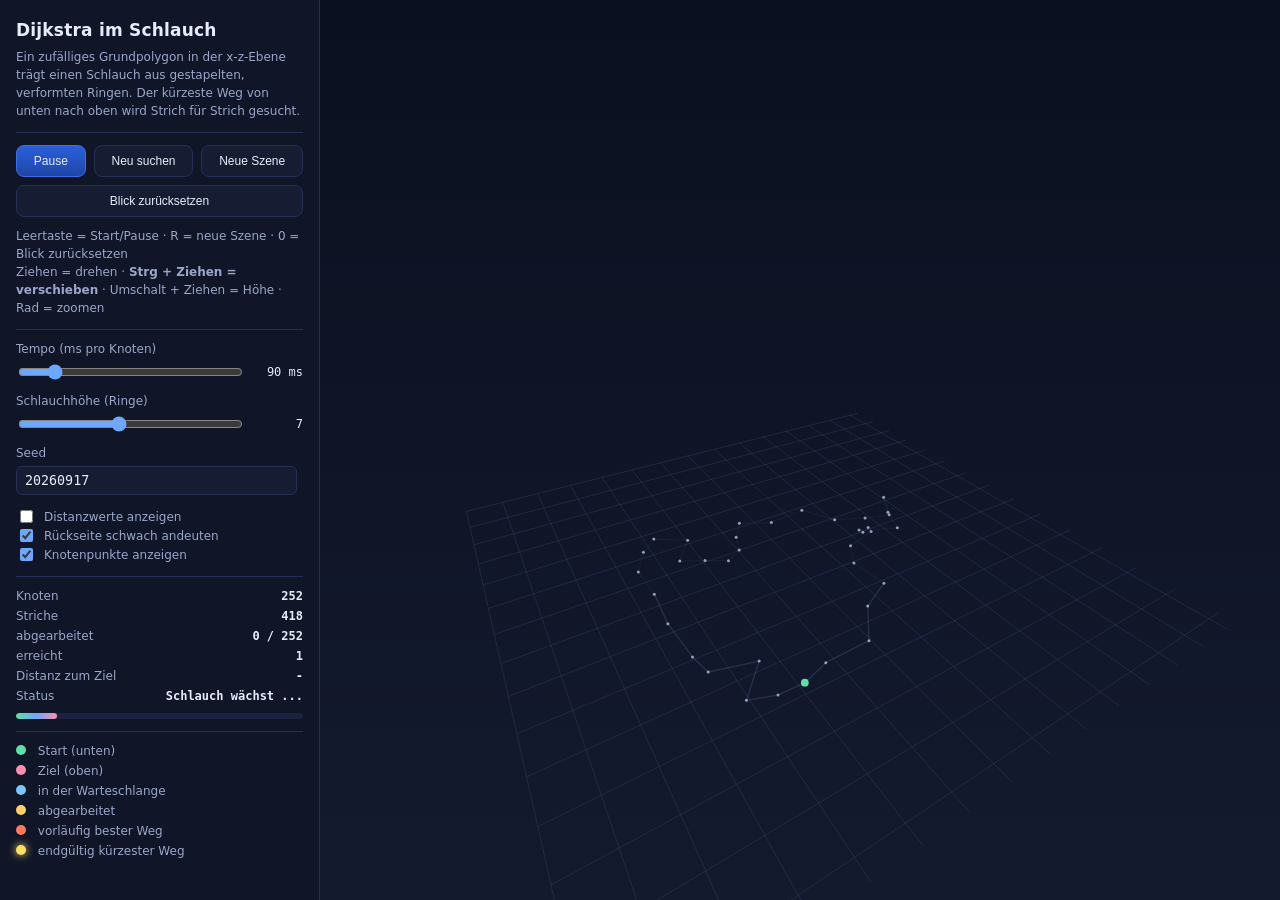
<file: index.html>
<!DOCTYPE html>
<html lang="de">
<head>
<meta charset="utf-8" />
<meta name="viewport" content="width=device-width, initial-scale=1" />
<title>Dijkstra im Schlauch - kürzester Weg nach oben</title>
<link rel="stylesheet" href="styles.css" />
</head>
<body>
<div class="app">
  <aside class="panel">
    <h1>Dijkstra&nbsp;im&nbsp;Schlauch</h1>
    <p class="intro">
      Ein zufälliges Grundpolygon in der x-z-Ebene trägt einen Schlauch aus
      gestapelten, verformten Ringen. Der kürzeste Weg von unten nach oben wird
      Strich für Strich gesucht.
    </p>

    <section class="group">
      <div class="row">
        <button id="playPause" class="primary">Start</button>
        <button id="reset">Neu suchen</button>
        <button id="regenerate">Neue Szene</button>
      </div>
      <div class="row" style="margin-top: 8px;">
        <button id="resetView">Blick zurücksetzen</button>
      </div>
      <p class="hint">
        Leertaste = Start/Pause &middot; R = neue Szene &middot; 0 = Blick zurücksetzen<br />
        Ziehen = drehen &middot; <b>Strg + Ziehen = verschieben</b> &middot; Umschalt + Ziehen = Höhe &middot; Rad = zoomen
      </p>
    </section>

    <section class="group">
      <label class="field">
        <span>Tempo (ms pro Knoten)</span>
        <input id="speed" type="range" min="8" max="600" value="90" step="2" />
        <output id="speedLabel">90 ms</output>
      </label>

      <label class="field">
        <span>Schlauchhöhe (Ringe)</span>
        <input id="density" type="range" min="3" max="12" value="7" step="1" />
        <output id="densityLabel">7</output>
      </label>

      <label class="field">
        <span>Seed</span>
        <input id="seedInput" type="number" value="20260917" />
      </label>

      <label class="check">
        <input id="showDist" type="checkbox" />
        <span>Distanzwerte anzeigen</span>
      </label>

      <label class="check">
        <input id="showHidden" type="checkbox" checked />
        <span>Rückseite schwach andeuten</span>
      </label>

      <label class="check">
        <input id="showNodes" type="checkbox" checked />
        <span>Knotenpunkte anzeigen</span>
      </label>
    </section>

    <section class="group stats">
      <div class="stat"><span>Knoten</span><b id="statNodes">-</b></div>
      <div class="stat"><span>Striche</span><b id="statEdges">-</b></div>
      <div class="stat"><span>abgearbeitet</span><b id="statSettled">-</b></div>
      <div class="stat"><span>erreicht</span><b id="statReached">-</b></div>
      <div class="stat"><span>Distanz zum Ziel</span><b id="statDist">-</b></div>
      <div class="stat"><span>Status</span><b id="statState">bereit</b></div>
      <div class="progress"><div id="progress"></div></div>
    </section>

    <section class="group legend">
      <div><i class="sw start"></i> Start (unten)</div>
      <div><i class="sw target"></i> Ziel (oben)</div>
      <div><i class="sw queued"></i> in der Warteschlange</div>
      <div><i class="sw settled"></i> abgearbeitet</div>
      <div><i class="sw tree"></i> vorläufig bester Weg</div>
      <div><i class="sw path"></i> endgültig kürzester Weg</div>
    </section>

    <p id="summary" class="summary"></p>
  </aside>

  <main class="stage">
    <canvas id="scene"></canvas>
    <div id="tooltip" class="tooltip"></div>
  </main>
</div>

<script type="module" src="js/main.js"></script>
</body>
</html>
</file>
<file: styles.css>
:root {
  --bg: #070a14;
  --panel: #101528;
  --panel-2: #161d33;
  --line: #263055;
  --text: #e8ecf8;
  --muted: #9aa7c7;
  --accent: #6ea8fe;
  --start: #5ee1a8;
  --target: #ff8fb1;
  --path: #ffe066;
}

* { box-sizing: border-box; }

html, body {
  margin: 0;
  height: 100%;
  background: var(--bg);
  color: var(--text);
  font-family: "Segoe UI", system-ui, -apple-system, sans-serif;
}

.app {
  display: grid;
  grid-template-columns: 320px 1fr;
  height: 100vh;
}

/* --------------------------------- Panel --------------------------------- */

.panel {
  background: var(--panel);
  border-right: 1px solid var(--line);
  padding: 16px 16px 28px;
  overflow-y: auto;
}

.panel h1 {
  font-size: 17px;
  margin: 4px 0 8px;
  letter-spacing: 0.2px;
}

.intro, .hint {
  color: var(--muted);
  font-size: 12px;
  line-height: 1.5;
  margin: 0 0 12px;
}

.hint { margin: 10px 0 0; }

.group {
  border-top: 1px solid var(--line);
  padding: 12px 0;
}

.row {
  display: flex;
  gap: 8px;
  flex-wrap: wrap;
}

button {
  flex: 1 1 auto;
  padding: 8px 10px;
  border-radius: 8px;
  border: 1px solid var(--line);
  background: var(--panel-2);
  color: var(--text);
  font-size: 12px;
  cursor: pointer;
  transition: background 0.15s, border-color 0.15s;
}

button:hover { background: #1d2643; border-color: #3a4780; }

button.primary {
  background: linear-gradient(180deg, #2b5fd9, #1e46a8);
  border-color: #3f6fe0;
}

button.primary:hover { background: linear-gradient(180deg, #3468e6, #2450b8); }

/* -------------------------------- Controls ------------------------------- */

.field {
  display: grid;
  grid-template-columns: 1fr auto;
  align-items: center;
  gap: 6px;
  font-size: 12px;
  color: var(--muted);
  margin-bottom: 12px;
}

.field > span { grid-column: 1 / -1; }

.field input[type="range"] {
  width: 100%;
  accent-color: var(--accent);
}

.field output {
  font-family: ui-monospace, Consolas, monospace;
  color: var(--text);
  font-size: 12px;
  min-width: 56px;
  text-align: right;
}

.field input[type="number"] {
  width: 100%;
  padding: 6px 8px;
  border-radius: 6px;
  border: 1px solid var(--line);
  background: var(--panel-2);
  color: var(--text);
  font-family: ui-monospace, Consolas, monospace;
}

.check {
  display: flex;
  gap: 8px;
  align-items: center;
  font-size: 12px;
  color: var(--muted);
  cursor: pointer;
}

.check input { accent-color: var(--accent); }

/* --------------------------------- Stats -------------------------------- */

.stats { display: grid; gap: 6px; }

.stat {
  display: flex;
  justify-content: space-between;
  font-size: 12px;
  color: var(--muted);
}

.stat b {
  color: var(--text);
  font-family: ui-monospace, Consolas, monospace;
  font-weight: 600;
}

.progress {
  height: 6px;
  border-radius: 99px;
  background: #1b2340;
  overflow: hidden;
  margin-top: 4px;
}

.progress > div {
  height: 100%;
  width: 0%;
  border-radius: 99px;
  background: linear-gradient(90deg, var(--start), var(--accent), var(--target));
  transition: width 0.12s linear;
}

/* -------------------------------- Legend -------------------------------- */

.legend {
  display: grid;
  gap: 6px;
  font-size: 12px;
  color: var(--muted);
}

.legend i.sw {
  display: inline-block;
  width: 10px;
  height: 10px;
  border-radius: 50%;
  margin-right: 8px;
}

.sw.start { background: var(--start); }
.sw.target { background: var(--target); }
.sw.queued { background: #78c8ff; }
.sw.settled { background: #ffd166; }
.sw.tree { background: #ff7a5c; }
.sw.path { background: var(--path); box-shadow: 0 0 8px var(--path); }

.summary {
  font-size: 12px;
  color: var(--path);
  line-height: 1.5;
  margin: 12px 0 0;
  min-height: 16px;
}

/* --------------------------------- Stage -------------------------------- */

.stage { position: relative; }

#scene {
  display: block;
  width: 100%;
  height: 100%;
  cursor: grab;
  touch-action: none;
}

#scene:active { cursor: grabbing; }

.tooltip {
  position: absolute;
  display: none;
  padding: 6px 9px;
  border-radius: 6px;
  background: rgba(10, 14, 28, 0.94);
  border: 1px solid var(--line);
  font-family: ui-monospace, Consolas, monospace;
  font-size: 11px;
  color: var(--text);
  pointer-events: none;
  white-space: nowrap;
}

@media (max-width: 820px) {
  .app { grid-template-columns: 1fr; grid-template-rows: auto 1fr; }
  .panel { max-height: 45vh; border-right: none; border-bottom: 1px solid var(--line); }
}
</file>
